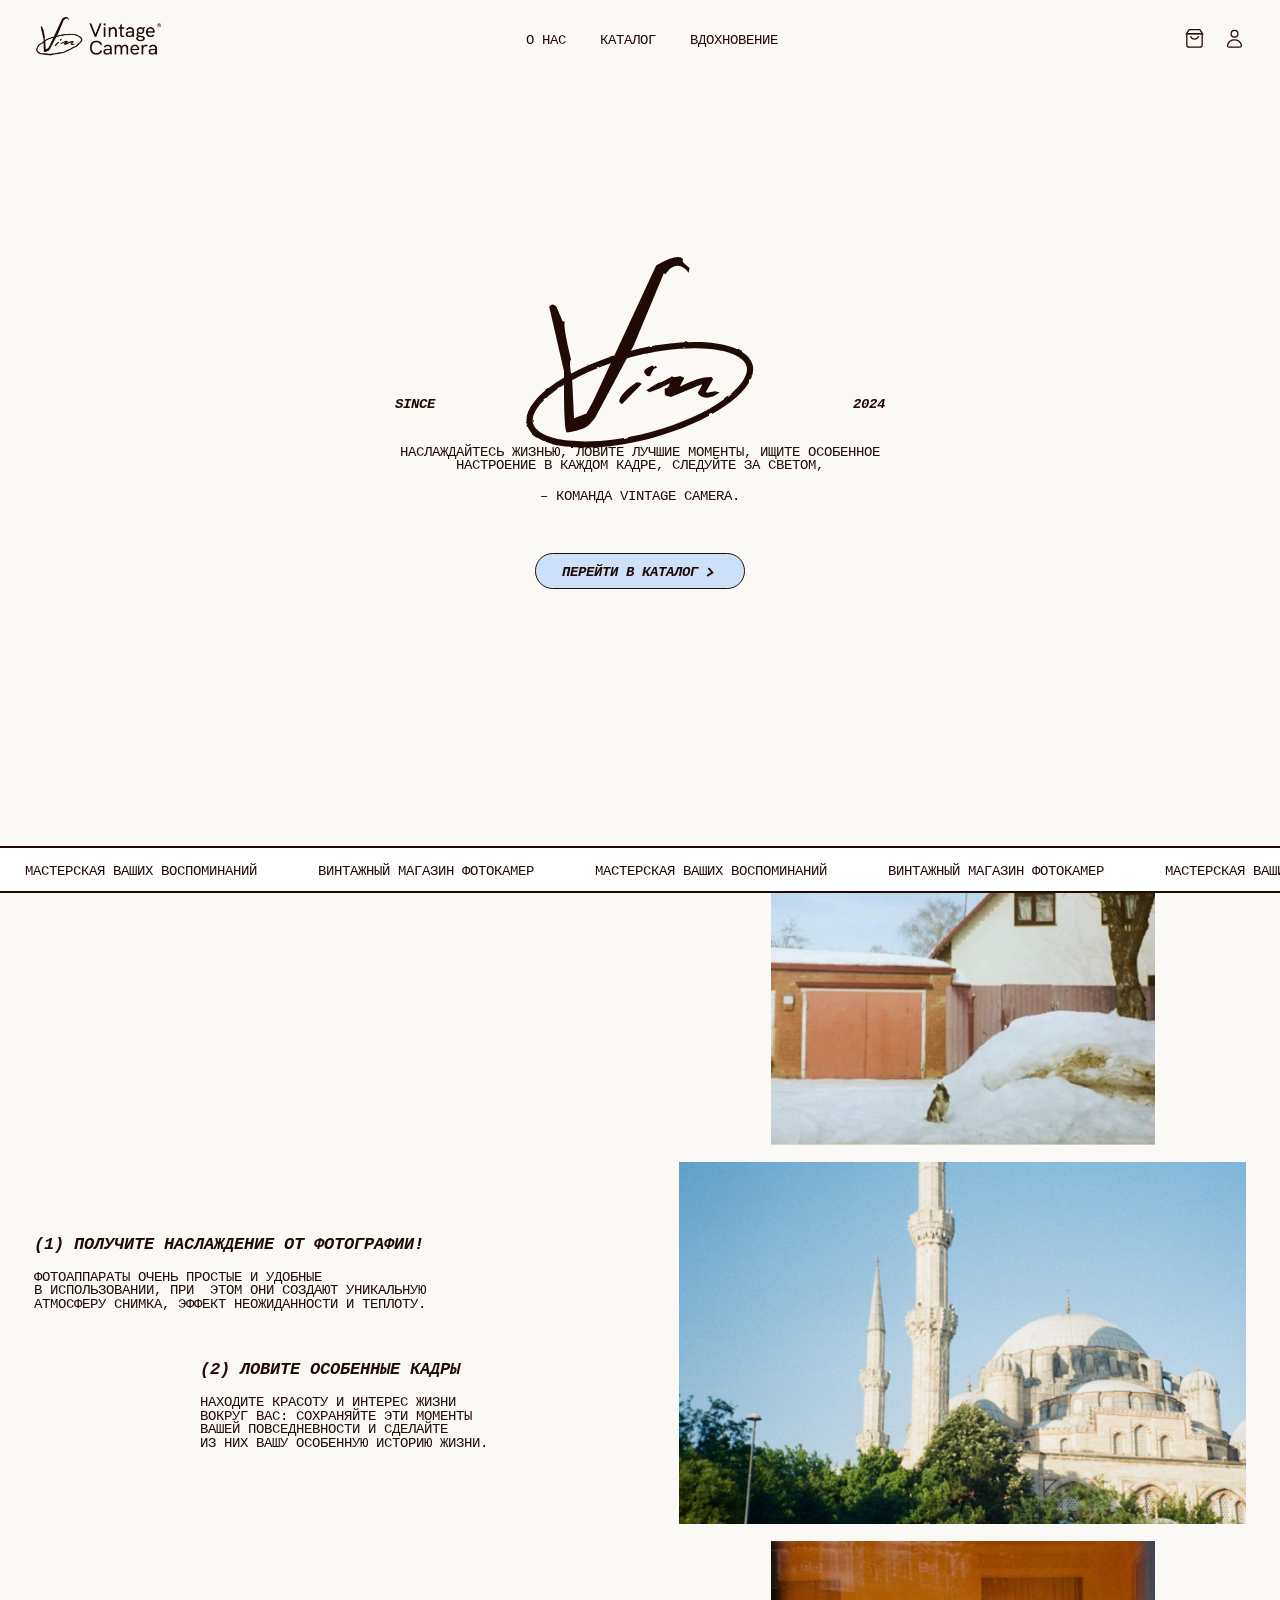
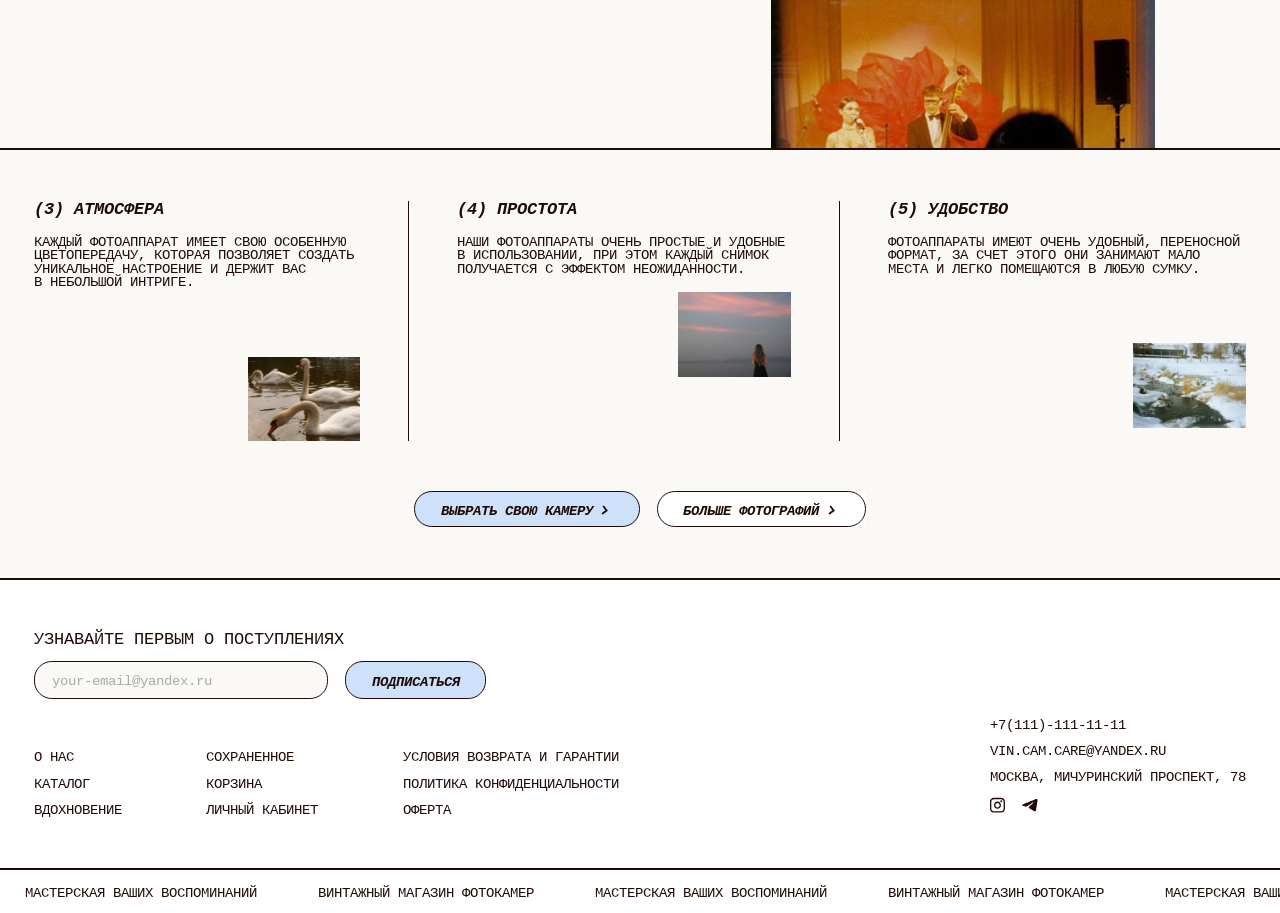
<file: index.html>
<!doctype html>
<html lang="ru">
  <head>
    <meta charset="UTF-8" />
    <meta name="viewport" content="width=device-width, initial-scale=1.0" />
    <title>Vintage camera</title>
    <link rel="stylesheet" href="stylesheet/style.css" />
    <script src="javascripts/scripts.js" defer></script>
    <link rel="icon" href="./images/vin_cam_icon.ico" type="image/x-ico" />
    <meta property="og:title" content="вновь" />
    <meta property="og:title" content="website" />
  </head>
  <body>
    <nav class="main_menu">
      <button class="burger_button" type="button" aria-label="Открыть меню">
        <img class="burger_icon" src="./images/burger_icon.svg" alt="" />
      </button>
      <a class="main_logo_link" href="index.html">
        <img
          class="icon_main"
          src="./images/icon_main.svg"
          alt="Главная страница"
        />
      </a>
      <div class="main_menu_links">
        <a href="about.html">О НАС</a>
        <a href="catalog.html">КАТАЛОГ</a>
        <a href="inspiration.html">ВДОХНОВЕНИЕ</a>
      </div>
      <div class="main_menu_icons">
        <a href="404.html">
          <img
            class="shopping_bag"
            src="./images/shopping_bag.svg"
            alt="Корзина"
          />
        </a>
        <a href="404.html">
          <img
            class="personal_account"
            src="./images/personal_account.svg"
            alt="Личный кабинет"
          />
        </a>
      </div>
      <div class="mobile_menu">
        <button
          class="mobile_menu_back"
          type="button"
          aria-label="Закрыть меню"
        >
          <img class="back_arrow_icon" src="./images/back_icon.svg" alt="" />
        </button>
        <a href="about.html">О НАС</a>
        <a href="catalog.html">КАТАЛОГ</a>
        <a href="inspiration.html">ВДОХНОВЕНИЕ</a>
        <a href="404.html">
          <img
            class="mobile_account"
            src="./images/personal_account.svg"
            alt="Личный кабинет"
          />
        </a>
      </div>
    </nav>
    <section class="s_1">
      <div class="s_1_text_botton_logo">
        <img
          class="icon_index_page"
          src="./images/icon_index_page.svg"
          alt=""
        />
        <div class="s_1_text_botton">
          <div class="s_1_text">
            <div class="s_1_year_text">
              <p class="p_bold_italic">SINCE</p>
              <p class="p_bold_italic">2024</p>
            </div>
            <div>
              <p class="p_normal">
                Наслаждайтесь жизнью, ловите лучшие моменты, ищите особенное
                настроение в каждом кадре, следуйте за светом,
              </p>
              <p class="p_normal">– Команда Vintage camera.</p>
            </div>
          </div>
          <a href="catalog.html">
            <div class="s_1_botton">
              <p class="p_bold_italic">Перейти в каталог</p>
              <img class="arrow_to" src="./images/arrow_to.svg" alt="" />
            </div>
          </a>
        </div>
      </div>
    </section>
    <div class="line"></div>
    <section class="s_2">
      <div class="running_line">
        <p class="p_normal">Мастерская ваших воспоминаний</p>
        <img class="small_icon" src="./images/small_icon.svg" alt="" />
        <p class="p_normal">Винтажный магазин фотокамер</p>
        <img class="small_icon" src="./images/small_icon.svg" alt="" />
      </div>
    </section>
    <div class="line"></div>
    <section class="s_3">
      <div class="gallery_text">
        <div class="text_block" id="s2_text_block_1">
          <h2>(1) Получите наслаждение от&nbsp;фотографии!</h2>
          <p class="p_normal">
            Фотоаппараты очень простые и&nbsp;удобные в&nbsp;использовании, при
            &nbsp;этом&nbsp;они&nbsp;создают уникальную атмосферу снимка, эффект
            неожиданности и теплоту.
          </p>
        </div>
        <div class="text_block" id="s2_text_block_2">
          <h2>(2) Ловите особенные кадры</h2>
          <p class="p_normal">
            Находите красоту и интерес жизни вокруг&nbsp;вас:&nbsp;сохраняйте
            эти моменты вашей&nbsp;повседневности&nbsp;и&nbsp;сделайте
            из&nbsp;них&nbsp;вашу&nbsp;особенную историю жизни.
          </p>
        </div>
      </div>
      <div class="gallery_images">
        <div class="image_track">
          <img src="./images/s3_4.png" alt="" />
          <img src="./images/s3_5.png" alt="" />
          <img src="./images/s3_1.png" alt="" />
          <img src="./images/s3_2.png" alt="" />
          <img src="./images/s3_3.png" alt="" />
        </div>
      </div>
    </section>
    <div class="after_s3_content">
      <div class="overlap_block">
        <div class="line"></div>
        <section class="s_4">
          <div class="s4_full_texts">
            <div class="s4_text_block_images">
              <div class="text_block" id="text_block_1">
                <h2>(3) Атмосфера</h2>
                <p class="p_normal">
                  Каждый фотоаппарат имеет свою&nbsp;особенную цветопередачу,
                  которая позволяет&nbsp;создать уникальное настроение и держит
                  вас в&nbsp;небольшой интриге.
                </p>
              </div>
              <div class="s4_images">
                <img src="./images/s4_i_1.png" alt="" />
              </div>
            </div>
            <div class="s4_line"></div>
            <div class="s4_text_block_images" id="s4_text_block_images_2">
              <div class="text_block" id="text_block_2">
                <h2>(4) простота</h2>
                <p class="p_normal">
                  наши фотоаппараты очень простые и&nbsp;удобные
                  в&nbsp;использовании, при этом каждый снимок получается с
                  эффектом неожиданности.
                </p>
              </div>
              <div class="s4_images s4_i_2">
                <img src="./images/s4_i_2.png" alt="" />
              </div>
            </div>
            <div class="s4_line"></div>
            <div class="s4_text_block_images">
              <div class="text_block" id="text_block_3">
                <h2>(5) удобство</h2>
                <p class="p_normal">
                  Фотоаппараты имеют очень удобный, переносной формат,&nbsp;за
                  счет этого они занимают мало места&nbsp;и&nbsp;легко
                  помещаются в&nbsp;любую сумку.
                </p>
              </div>
              <div class="s4_images">
                <img src="./images/s4_i_3.png" alt="" />
              </div>
            </div>
          </div>
          <div class="s4_buttons">
            <a href="catalog.html">
              <div class="s_4_botton">
                <p class="p_bold_italic">Выбрать свою камеру</p>
                <img class="arrow_to" src="./images/arrow_to.svg" alt="" />
              </div>
            </a>
            <a href="inspiration.html">
              <div class="s_4_botton">
                <p class="p_bold_italic">больше фотографий</p>
                <img class="arrow_to" src="./images/arrow_to.svg" alt="" />
              </div>
            </a>
          </div>
        </section>
        <div class="line"></div>
        <section class="s_5">
          <div class="footer">
            <div class="full_form">
              <h2 class="p_404">Узнавайте первым о поступлениях</h2>
              <form class="email_form" id="emailForm">
                <input
                  class="email_input"
                  type="email"
                  name="email"
                  placeholder="your-email@yandex.ru"
                  required
                />
                <button class="email_button" type="submit">ПОДПИСАТЬСЯ</button>
              </form>
            </div>
            <div class="navigation">
              <div>
                <a class="p_normal" href="about.html">О нас</a>
                <a class="p_normal" href="catalog.html">Каталог</a>
                <a class="p_normal" href="inspiration.html">Вдохновение</a>
              </div>
              <div>
                <a class="p_normal" href="404.html">Сохраненное</a>
                <a class="p_normal" href="404.html">Корзина</a>
                <a class="p_normal" href="404.html">Личный кабинет</a>
              </div>
              <div>
                <a class="p_normal" href="404.html"
                  >Условия возврата и гарантии</a
                >
                <a class="p_normal" href="404.html"
                  >Политика конфиденциальности</a
                >
                <a class="p_normal" href="404.html">Оферта</a>
              </div>
            </div>
          </div>
          <div class="contacts">
            <a class="p_normal" href="tel:+7(111)-111-11-11"
              >+7(111)-111-11-11</a
            >
            <a class="p_normal" href="404.html">vin.cam.care@yandex.ru</a>
            <a class="p_normal" href="404.html"
              >Москва, Мичуринский проспект, 78</a
            >
            <div>
              <a href="404.html"><img src="./images/inst.svg" alt="" /></a>
              <a href="404.html"><img src="./images/tg.svg" alt="" /></a>
            </div>
          </div>
        </section>
      </div>
      <div class="line"></div>
      <section class="s_2 s_2_footer">
        <div class="running_line">
          <p class="p_normal">Мастерская ваших воспоминаний</p>
          <img class="small_icon" src="./images/small_icon.svg" alt="" />
          <p class="p_normal">Винтажный магазин фотокамер</p>
          <img class="small_icon" src="./images/small_icon.svg" alt="" />
        </div>
      </section>
    </div>
  </body>
</html>
</file>
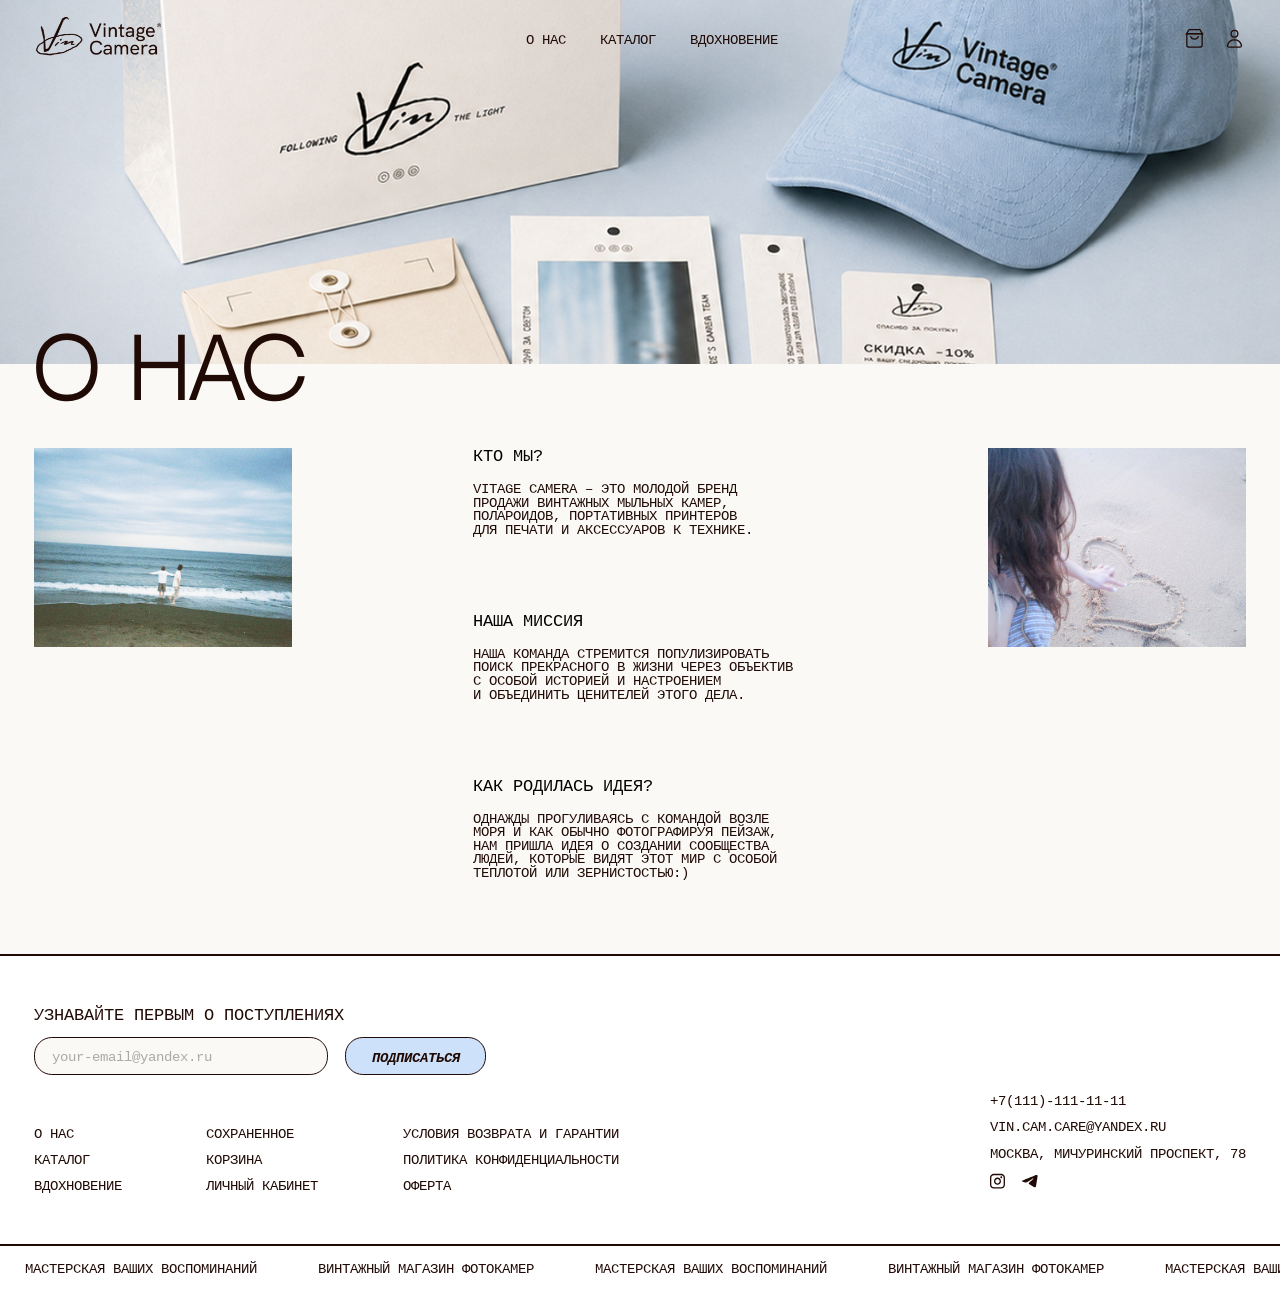
<file: about.html>
<!doctype html>
<html lang="ru">
  <head>
    <meta charset="UTF-8" />
    <meta name="viewport" content="width=device-width, initial-scale=1.0" />
    <title>Vintage camera</title>
    <link rel="stylesheet" href="stylesheet/style.css" />
    <script src="javascripts/scripts.js" defer></script>
    <link rel="icon" href="./images/vin_cam_icon.ico" type="image/x-ico" />
    <meta property="og:title" content="вновь" />
    <meta property="og:title" content="website" />
  </head>
  <body class="about_page">
    <nav class="main_menu">
      <button class="burger_button" type="button" aria-label="Открыть меню">
        <img class="burger_icon" src="./images/burger_icon.svg" alt="" />
      </button>
      <a class="main_logo_link" href="index.html">
        <img
          class="icon_main"
          src="./images/icon_main.svg"
          alt="Главная страница"
        />
      </a>
      <div class="main_menu_links">
        <a href="about.html">О НАС</a>
        <a href="catalog.html">КАТАЛОГ</a>
        <a href="inspiration.html">ВДОХНОВЕНИЕ</a>
      </div>
      <div class="main_menu_icons">
        <a href="404.html">
          <img
            class="shopping_bag"
            src="./images/shopping_bag.svg"
            alt="Корзина"
          />
        </a>
        <a href="404.html">
          <img
            class="personal_account"
            src="./images/personal_account.svg"
            alt="Личный кабинет"
          />
        </a>
      </div>
      <div class="mobile_menu">
        <button
          class="mobile_menu_back"
          type="button"
          aria-label="Закрыть меню"
        >
          <img class="back_arrow_icon" src="./images/back_icon.svg" alt="" />
        </button>
        <a href="about.html">О НАС</a>
        <a href="catalog.html">КАТАЛОГ</a>
        <a href="inspiration.html">ВДОХНОВЕНИЕ</a>
        <a href="404.html">
          <img
            class="mobile_account"
            src="./images/personal_account.svg"
            alt="Личный кабинет"
          />
        </a>
      </div>
    </nav>
    <section class="s_about">
      <div class="about_head">
        <img src="./images/head_about.png" alt="" />
        <h1>о нас</h1>
      </div>
      <div class="about_text_image">
        <img
          class="about_desktop_image"
          src="./images/image_about_1.png"
          alt=""
        />
        <div class="about_blocks">
          <div class="about_text_block">
            <p class="p_404">Кто мы?</p>
            <p class="p_normal">
              Vitage camera – это молодой бренд продажи&nbsp;винтажных мыльных
              камер, полароидов, портативных принтеров для&nbsp;печати
              и&nbsp;аксессуаров к технике.
            </p>
          </div>
          <div class="about_text_block">
            <p class="p_404">Наша миссия</p>
            <p class="p_normal">
              Наша команда стремится популизировать поиск прекрасного в жизни
              через объектив с особой историей и настроением и&nbsp;объединить
              ценителей этого дела.
            </p>
          </div>
          <img
            class="about_mobile_image"
            src="./images/image_about_1.png"
            alt=""
          />
          <div class="about_text_block">
            <p class="p_404">Как родилась идея?</p>
            <p class="p_normal">
              Однажды прогуливаясь с командой возле моря и&nbsp;как обычно
              фотографируя пейзаж, нам пришла идея о создании сообщества людей,
              которые видят этот мир с особой теплотой или зернистостью:)
            </p>
          </div>
          <div class="about_text_block">
            <p class="p_404">Что еще?</p>
            <p class="p_normal">
              Бренд также занимается поддержкой выставок современных фотографов,
              организовывает тусовки для вовлеченных поклонников.
            </p>
            <p class="p_normal">
              Всю информацию об этом можно найти
              у&nbsp;нас&nbsp;в&nbsp;соцсетях.
            </p>
            <div class="about_contacts">
              <a href="404.html"><img src="./images/inst.svg" alt="" /></a>
              <a href="404.html"><img src="./images/tg.svg" alt="" /></a>
            </div>
          </div>
          <img
            class="about_mobile_image"
            src="./images/image_about_2.png"
            alt=""
          />
        </div>
        <img
          class="about_desktop_image"
          src="./images/image_about_2.png"
          alt=""
        />
      </div>
    </section>
    <div class="line"></div>
    <section class="s_5">
      <div class="footer">
        <div class="full_form">
          <h2 class="p_404">Узнавайте первым о поступлениях</h2>
          <form class="email_form" id="emailForm">
            <input
              class="email_input"
              type="email"
              name="email"
              placeholder="your-email@yandex.ru"
              required
            />
            <button class="email_button" type="submit">ПОДПИСАТЬСЯ</button>
          </form>
        </div>
        <div class="navigation">
          <div>
            <a class="p_normal" href="about.html">О нас</a>
            <a class="p_normal" href="catalog.html">Каталог</a>
            <a class="p_normal" href="inspiration.html">Вдохновение</a>
          </div>
          <div>
            <a class="p_normal" href="404.html">Сохраненное</a>
            <a class="p_normal" href="404.html">Корзина</a>
            <a class="p_normal" href="404.html">Личный кабинет</a>
          </div>
          <div>
            <a class="p_normal" href="404.html">Условия возврата и гарантии</a>
            <a class="p_normal" href="404.html">Политика конфиденциальности</a>
            <a class="p_normal" href="404.html">Оферта</a>
          </div>
        </div>
      </div>
      <div class="contacts">
        <a class="p_normal" href="tel:+7(111)-111-11-11">+7(111)-111-11-11</a>
        <a class="p_normal" href="404.html">vin.cam.care@yandex.ru</a>
        <a class="p_normal" href="404.html">Москва, Мичуринский проспект, 78</a>
        <div>
          <a href="404.html"><img src="./images/inst.svg" alt="" /></a>
          <a href="404.html"><img src="./images/tg.svg" alt="" /></a>
        </div>
      </div>
    </section>
    <div class="line"></div>
    <section class="s_2 s_2_footer">
      <div class="running_line">
        <p class="p_normal">Мастерская ваших воспоминаний</p>
        <img class="small_icon" src="./images/small_icon.svg" alt="" />
        <p class="p_normal">Винтажный магазин фотокамер</p>
        <img class="small_icon" src="./images/small_icon.svg" alt="" />
      </div>
    </section>
  </body>
</html>
</file>
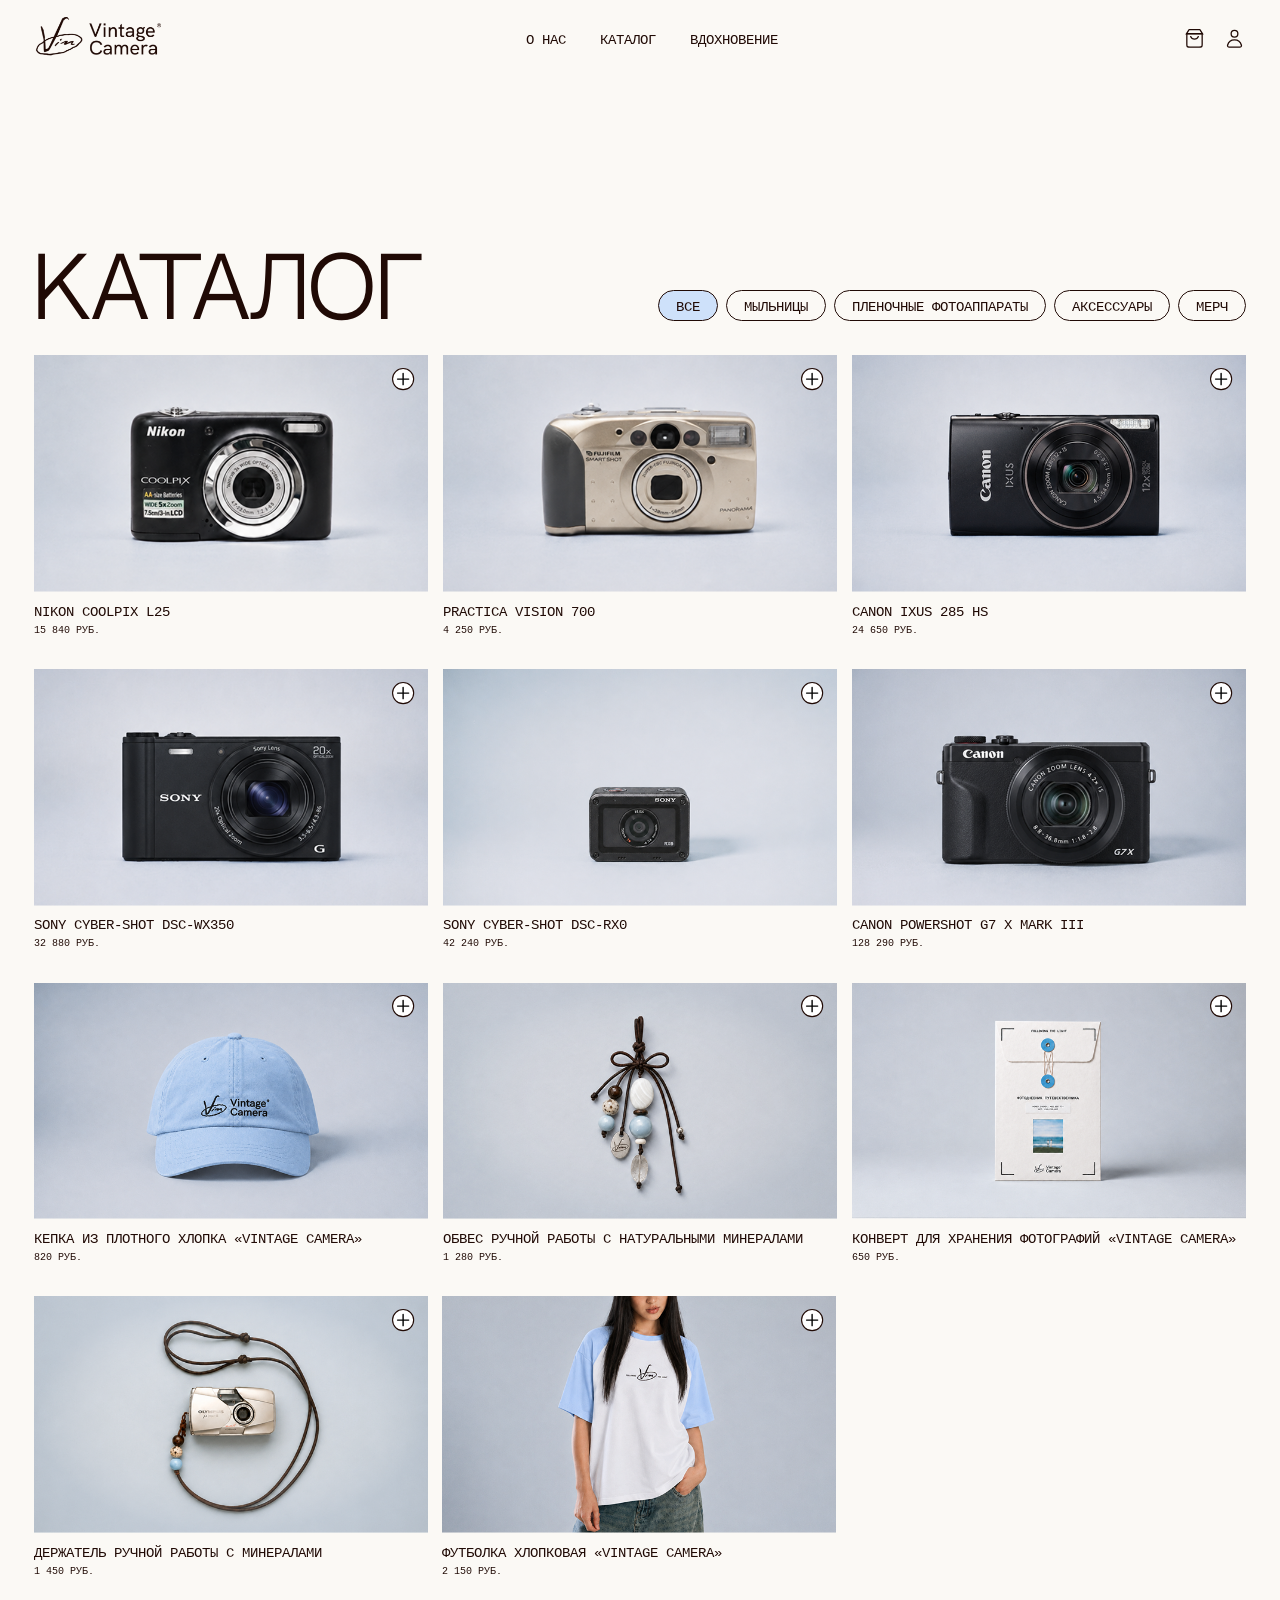
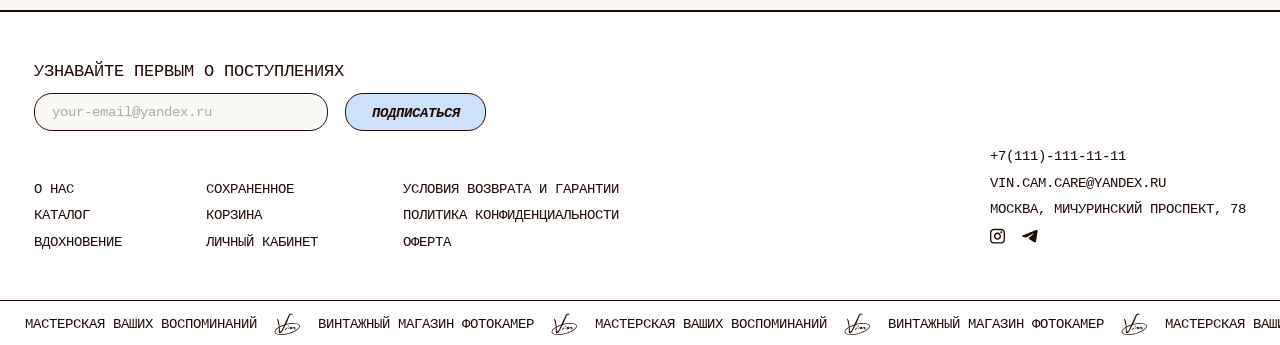
<file: catalog.html>
<!doctype html>
<html lang="ru">
  <head>
    <meta charset="UTF-8" />
    <meta name="viewport" content="width=device-width, initial-scale=1.0" />
    <title>Vintage camera</title>
    <link rel="stylesheet" href="stylesheet/style.css" />
    <script src="javascripts/scripts.js" defer></script>
    <link rel="icon" href="./images/vin_cam_icon.ico" type="image/x-ico" />
    <meta property="og:title" content="вновь" />
    <meta property="og:title" content="website" />
  </head>
  <body class="catalog_page">
    <nav class="main_menu">
      <button class="burger_button" type="button" aria-label="Открыть меню">
        <img class="burger_icon" src="./images/burger_icon.svg" alt="" />
      </button>
      <a class="main_logo_link" href="index.html">
        <img
          class="icon_main"
          src="./images/icon_main.svg"
          alt="Главная страница"
        />
      </a>
      <div class="main_menu_links">
        <a href="about.html">О НАС</a>
        <a href="catalog.html">КАТАЛОГ</a>
        <a href="inspiration.html">ВДОХНОВЕНИЕ</a>
      </div>
      <div class="main_menu_icons">
        <a href="404.html">
          <img
            class="shopping_bag"
            src="./images/shopping_bag.svg"
            alt="Корзина"
          />
        </a>
        <a href="404.html">
          <img
            class="personal_account"
            src="./images/personal_account.svg"
            alt="Личный кабинет"
          />
        </a>
      </div>
      <div class="mobile_menu">
        <button
          class="mobile_menu_back"
          type="button"
          aria-label="Закрыть меню"
        >
          <img class="back_arrow_icon" src="./images/back_icon.svg" alt="" />
        </button>
        <a href="about.html">О НАС</a>
        <a href="catalog.html">КАТАЛОГ</a>
        <a href="inspiration.html">ВДОХНОВЕНИЕ</a>
        <a href="404.html">
          <img
            class="mobile_account"
            src="./images/personal_account.svg"
            alt="Личный кабинет"
          />
        </a>
      </div>
    </nav>
    <section class="c_s_1">
      <div class="h1_filters">
        <h1>каталог</h1>
        <div class="filters">
          <div class="filter_button filter_all is-active">
            <p class="p_normal">все</p>
          </div>
          <div class="filter_button filter_soap">
            <p class="p_normal">Мыльницы</p>
          </div>
          <div class="filter_button filter_film">
            <p class="p_normal">пленочные фотоаппараты</p>
          </div>
          <div class="filter_button filter_accessories">
            <p class="p_normal">аксессуары</p>
          </div>
          <div class="filter_button filter_merch">
            <p class="p_normal">мерч</p>
          </div>
        </div>
      </div>
    </section>
    <section class="c_s_2">
      <div class="catalog_line">
        <div class="product_card">
          <div>
            <img src="./images/product_1.png" alt="" />
            <a href="./404.html"></a>
            <a href="./images/add_icon.svg"></a>
            <img class="add_icon" src="./images/add_icon.svg" alt="" />
          </div>
          <div class="product_discription">
            <p class="p_normal">Nikon Coolpix L25</p>
            <p class="p_small">15 840 руб.</p>
          </div>
        </div>
        <div class="product_card">
          <div>
            <img src="./images/product_2.png" alt="" />
            <img class="add_icon" src="./images/add_icon.svg" alt="" />
          </div>
          <div class="product_discription">
            <p class="p_normal">practica vision 700</p>
            <p class="p_small">4 250 руб.</p>
          </div>
        </div>
        <div class="product_card">
          <div>
            <img src="./images/product_3.png" alt="" />
            <img class="add_icon" src="./images/add_icon.svg" alt="" />
          </div>
          <div class="product_discription">
            <p class="p_normal">Canon ixus 285 HS</p>
            <p class="p_small">24 650 руб.</p>
          </div>
        </div>
      </div>
      <div class="catalog_line">
        <div class="product_card">
          <div>
            <img src="./images/product_4.png" alt="" />
            <img class="add_icon" src="./images/add_icon.svg" alt="" />
          </div>
          <div class="product_discription">
            <p class="p_normal">Sony Cyber-shot DSC-WX350</p>
            <p class="p_small">32 880 руб.</p>
          </div>
        </div>
        <div class="product_card">
          <div>
            <img src="./images/product_5.png" alt="" />
            <img class="add_icon" src="./images/add_icon.svg" alt="" />
          </div>
          <div class="product_discription">
            <p class="p_normal">Sony Cyber-shot DSC-RX0</p>
            <p class="p_small">42 240 руб.</p>
          </div>
        </div>
        <div class="product_card">
          <div>
            <img src="./images/product_6.png" alt="" />
            <img class="add_icon" src="./images/add_icon.svg" alt="" />
          </div>
          <div class="product_discription">
            <p class="p_normal">Canon PowerShot G7 X Mark III</p>
            <p class="p_small">128 290 руб.</p>
          </div>
        </div>
      </div>
      <div class="catalog_line">
        <div class="product_card">
          <div>
            <img src="./images/product_7.png" alt="" />
            <img class="add_icon" src="./images/add_icon.svg" alt="" />
          </div>
          <div class="product_discription">
            <p class="p_normal">кепка из плотного хлопка «Vintage camera»</p>
            <p class="p_small">820 руб.</p>
          </div>
        </div>
        <div class="product_card">
          <div>
            <img src="./images/product_8.png" alt="" />
            <img class="add_icon" src="./images/add_icon.svg" alt="" />
          </div>
          <div class="product_discription">
            <p class="p_normal">
              Обвес ручной работы с натуральными минералами
            </p>
            <p class="p_small">1 280 руб.</p>
          </div>
        </div>
        <div class="product_card">
          <div>
            <img src="./images/product_9.png" alt="" />
            <img class="add_icon" src="./images/add_icon.svg" alt="" />
          </div>
          <div class="product_discription">
            <p class="p_normal">
              конверт для хранения фотографий «Vintage camera»
            </p>
            <p class="p_small">650 руб.</p>
          </div>
        </div>
      </div>
      <div class="catalog_line">
        <div class="product_card">
          <div>
            <img src="./images/product_10.png" alt="" />
            <img class="add_icon" src="./images/add_icon.svg" alt="" />
          </div>
          <div class="product_discription">
            <p class="p_normal">Держатель ручной работы с минералами</p>
            <p class="p_small">1 450 руб.</p>
          </div>
        </div>
        <div class="product_card">
          <div>
            <img src="./images/product_11.png" alt="" />
            <img class="add_icon" src="./images/add_icon.svg" alt="" />
          </div>
          <div class="product_discription">
            <p class="p_normal">футболка хлопковая «Vintage camera»</p>
            <p class="p_small">2 150 руб.</p>
          </div>
        </div>
      </div>
    </section>
    <div class="line"></div>
    <section class="s_5">
      <div class="footer">
        <div class="full_form">
          <h2 class="p_404">Узнавайте первым о поступлениях</h2>
          <form class="email_form" id="emailForm">
            <input
              class="email_input"
              type="email"
              name="email"
              placeholder="your-email@yandex.ru"
              required
            />
            <button class="email_button" type="submit">ПОДПИСАТЬСЯ</button>
          </form>
        </div>
        <div class="navigation">
          <div>
            <a class="p_normal" href="about.html">О нас</a>
            <a class="p_normal" href="catalog.html">Каталог</a>
            <a class="p_normal" href="inspiration.html">Вдохновение</a>
          </div>
          <div>
            <a class="p_normal" href="404.html">Сохраненное</a>
            <a class="p_normal" href="404.html">Корзина</a>
            <a class="p_normal" href="404.html">Личный кабинет</a>
          </div>
          <div>
            <a class="p_normal" href="404.html">Условия возврата и гарантии</a>
            <a class="p_normal" href="404.html">Политика конфиденциальности</a>
            <a class="p_normal" href="404.html">Оферта</a>
          </div>
        </div>
      </div>
      <div class="contacts">
        <a class="p_normal" href="tel:+7(111)-111-11-11">+7(111)-111-11-11</a>
        <a class="p_normal" href="404.html">vin.cam.care@yandex.ru</a>
        <a class="p_normal" href="404.html">Москва, Мичуринский проспект, 78</a>
        <div>
          <a href="404.html"><img src="./images/inst.svg" alt="" /></a>
          <a href="404.html"><img src="./images/tg.svg" alt="" /></a>
        </div>
      </div>
    </section>
    <div class="line"></div>
    <section class="s_2 s_2_footer">
      <div class="running_line">
        <p class="p_normal">Мастерская ваших воспоминаний</p>
        <img class="small_icon" src="./images/small_icon.svg" alt="" />
        <p class="p_normal">Винтажный магазин фотокамер</p>
        <img class="small_icon" src="./images/small_icon.svg" alt="" />
      </div>
    </section>
  </body>
</html>
</file>
<file: stylesheet/style.css>
@import 'reset.css';
@import 'fonts.css';
@import 'layout_index.css';
@import 'layout_catalog.css';
@import 'layout_404.css';
@import 'layout_about.css';
@import 'layout_inspiration.css';
@import 'adaptive_index.css';
@import 'adaptive_catalog.css';
@import 'adaptive_404.css';
@import 'adaptive_about.css';
@import 'adaptive_inspiration.css';
@import 'animation.css';
</file>
